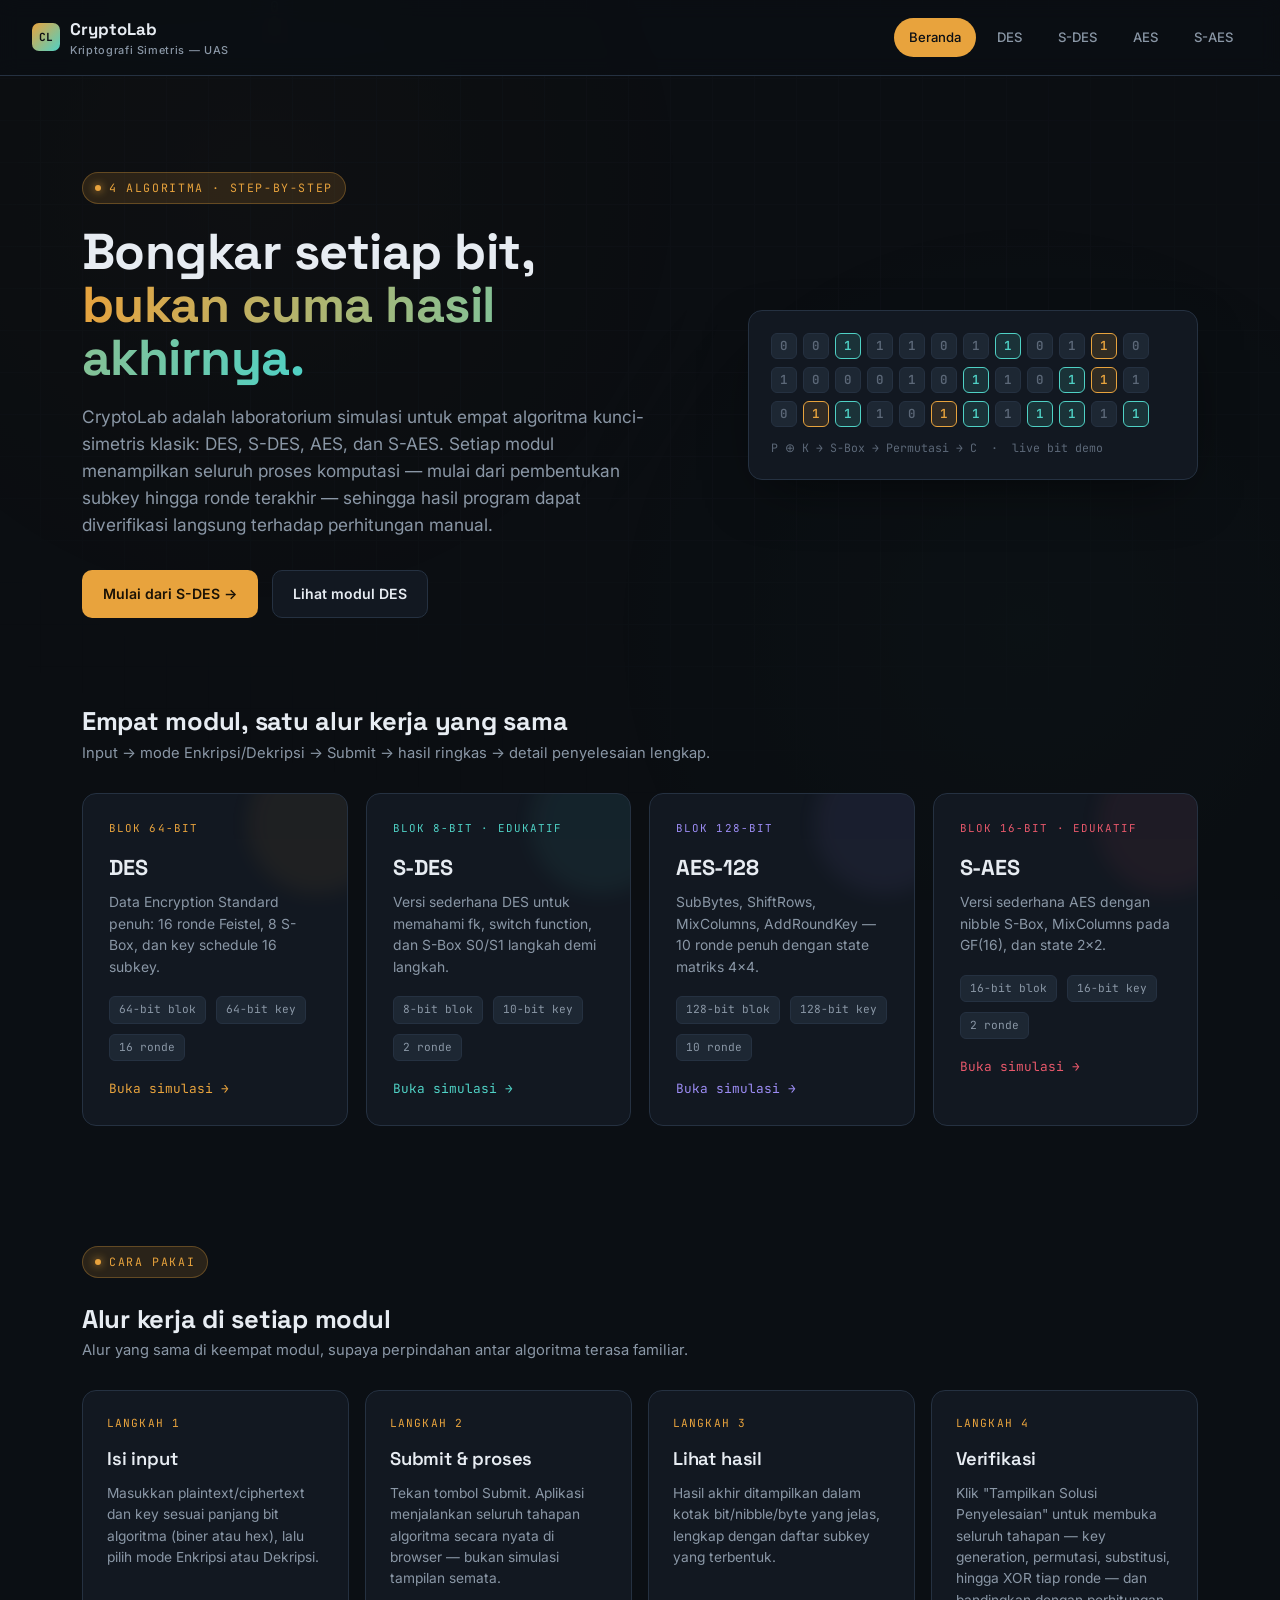
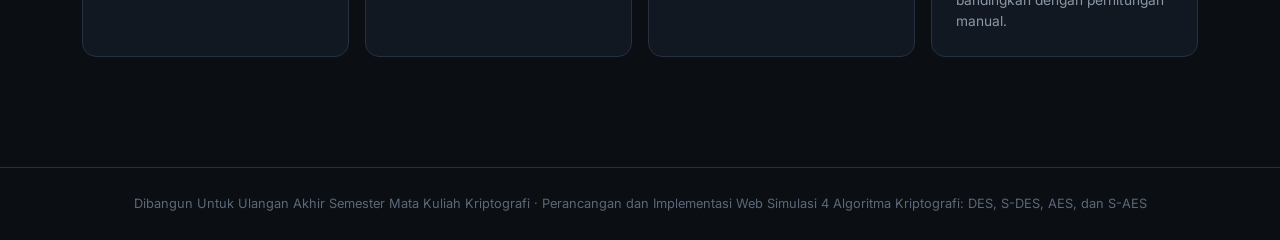
<file: index.html>
<!DOCTYPE html>
<html lang="id">
<head>
<meta charset="UTF-8">
<meta name="viewport" content="width=device-width, initial-scale=1.0">
<title>Web Simulasi 4 Algoritma Kriptografi</title>
<link rel="stylesheet" href="css/style.css">
</head>
<body>
<canvas id="bitRain"></canvas>
<div class="bitfield"></div>

<div class="topbar">
  <a href="index.html" class="brand">
    <span class="mark">CL</span>
    <span>CryptoLab<small>Kriptografi Simetris — UAS</small></span>
  </a>
  <nav class="navlinks">
    <a href="index.html" class="active">Beranda</a>
    <a href="des.html">DES</a>
    <a href="sdes.html">S-DES</a>
    <a href="aes.html">AES</a>
    <a href="saes.html">S-AES</a>
  </nav>
</div>

<main>
  <section class="hero">
    <div>
      <span class="eyebrow"><span class="dot"></span> 4 Algoritma · Step-by-Step</span>
      <h1>Bongkar setiap bit, <span class="accent">bukan cuma hasil akhirnya.</span></h1>
      <p class="lede">CryptoLab adalah laboratorium simulasi untuk empat algoritma kunci-simetris klasik: DES,
      S-DES, AES, dan S-AES. Setiap modul menampilkan seluruh proses komputasi — mulai dari pembentukan
      subkey hingga ronde terakhir — sehingga hasil program dapat diverifikasi langsung terhadap
      perhitungan manual.</p>
      <div class="cta-row">
        <a href="sdes.html" class="btn btn-primary">Mulai dari S-DES →</a>
        <a href="des.html" class="btn btn-ghost">Lihat modul DES</a>
      </div>
    </div>

    <div class="cipher-strip">
      <div class="row" id="stripRow1"></div>
      <div class="row" id="stripRow2"></div>
      <div class="row" id="stripRow3"></div>
      <div class="caption">P ⊕ K → S-Box → Permutasi → C &nbsp;·&nbsp; live bit demo</div>
    </div>
  </section>

  <section class="modules">
    <div class="section-head">
      <div>
        <h2>Empat modul, satu alur kerja yang sama</h2>
        <p>Input → mode Enkripsi/Dekripsi → Submit → hasil ringkas → detail penyelesaian lengkap.</p>
      </div>
    </div>

    <div class="grid-cards">
      <a href="des.html" class="card" data-c="amber">
        <span class="tag">Blok 64-bit</span>
        <h3>DES</h3>
        <p>Data Encryption Standard penuh: 16 ronde Feistel, 8 S-Box, dan key schedule 16 subkey.</p>
        <div class="specs">
          <span class="spec">64-bit blok</span>
          <span class="spec">64-bit key</span>
          <span class="spec">16 ronde</span>
        </div>
        <div class="go">Buka simulasi →</div>
      </a>

      <a href="sdes.html" class="card" data-c="cyan">
        <span class="tag">Blok 8-bit · Edukatif</span>
        <h3>S-DES</h3>
        <p>Versi sederhana DES untuk memahami fk, switch function, dan S-Box S0/S1 langkah demi langkah.</p>
        <div class="specs">
          <span class="spec">8-bit blok</span>
          <span class="spec">10-bit key</span>
          <span class="spec">2 ronde</span>
        </div>
        <div class="go">Buka simulasi →</div>
      </a>

      <a href="aes.html" class="card" data-c="violet">
        <span class="tag">Blok 128-bit</span>
        <h3>AES-128</h3>
        <p>SubBytes, ShiftRows, MixColumns, AddRoundKey — 10 ronde penuh dengan state matriks 4×4.</p>
        <div class="specs">
          <span class="spec">128-bit blok</span>
          <span class="spec">128-bit key</span>
          <span class="spec">10 ronde</span>
        </div>
        <div class="go">Buka simulasi →</div>
      </a>

      <a href="saes.html" class="card" data-c="red">
        <span class="tag">Blok 16-bit · Edukatif</span>
        <h3>S-AES</h3>
        <p>Versi sederhana AES dengan nibble S-Box, MixColumns pada GF(16), dan state 2×2.</p>
        <div class="specs">
          <span class="spec">16-bit blok</span>
          <span class="spec">16-bit key</span>
          <span class="spec">2 ronde</span>
        </div>
        <div class="go">Buka simulasi →</div>
      </a>
    </div>
  </section>

  <section class="steps-section">
    <div class="section-head">
      <div>
        <span class="eyebrow"><span class="dot"></span> Cara Pakai</span>
        <h2>Alur kerja di setiap modul</h2>
        <p>Alur yang sama di keempat modul, supaya perpindahan antar algoritma terasa familiar.</p>
      </div>
    </div>
    <div class="steps-grid">
      <div class="step-card">
        <span class="step-eyebrow">Langkah 1</span>
        <h4>Isi input</h4>
        <p>Masukkan plaintext/ciphertext dan key sesuai panjang bit algoritma (biner atau hex), lalu pilih mode Enkripsi atau Dekripsi.</p>
      </div>
      <div class="step-card">
        <span class="step-eyebrow">Langkah 2</span>
        <h4>Submit &amp; proses</h4>
        <p>Tekan tombol Submit. Aplikasi menjalankan seluruh tahapan algoritma secara nyata di browser — bukan simulasi tampilan semata.</p>
      </div>
      <div class="step-card">
        <span class="step-eyebrow">Langkah 3</span>
        <h4>Lihat hasil</h4>
        <p>Hasil akhir ditampilkan dalam kotak bit/nibble/byte yang jelas, lengkap dengan daftar subkey yang terbentuk.</p>
      </div>
      <div class="step-card">
        <span class="step-eyebrow">Langkah 4</span>
        <h4>Verifikasi</h4>
        <p>Klik "Tampilkan Solusi Penyelesaian" untuk membuka seluruh tahapan — key generation, permutasi, substitusi, hingga XOR tiap ronde — dan bandingkan dengan perhitungan manual.</p>
      </div>
    </div>
  </section>
</main>

<div class="footer">Dibangun Untuk Ulangan Akhir Semester Mata Kuliah Kriptografi · Perancangan dan Implementasi Web Simulasi 4 Algoritma Kriptografi: DES, S-DES, AES, dan S-AES</div>

<script>
  // falling bit rain — subtle matrix-style background
  (function(){
    const canvas = document.getElementById('bitRain');
    const ctx = canvas.getContext('2d');
    const reduceMotion = window.matchMedia('(prefers-reduced-motion: reduce)').matches;
    let cols, drops, fontSize = 15;

    function resize(){
      canvas.width = window.innerWidth;
      canvas.height = window.innerHeight;
      cols = Math.floor(canvas.width / fontSize);
      drops = new Array(cols).fill(0).map(() => Math.random() * -100);
    }
    resize();
    window.addEventListener('resize', resize);

    const amber = 'rgba(232,163,61,';
    const cyan  = 'rgba(79,209,197,';

    function draw(){
      ctx.fillStyle = 'rgba(11,15,20,0.09)';
      ctx.fillRect(0, 0, canvas.width, canvas.height);
      ctx.font = fontSize + 'px "JetBrains Mono", monospace';

      for (let i = 0; i < cols; i++){
        const char = Math.random() > 0.5 ? '1' : '0';
        const x = i * fontSize;
        const y = drops[i] * fontSize;
        const color = Math.random() > 0.82 ? amber : cyan;
        const alpha = Math.random() * 0.5 + 0.15;
        ctx.fillStyle = color + alpha + ')';
        ctx.fillText(char, x, y);

        if (y > canvas.height && Math.random() > 0.975) drops[i] = 0;
        drops[i]++;
      }
    }

    if (!reduceMotion){
      setInterval(draw, 55);
    }
  })();

  // ambient hero bit animation
  const rows = ['stripRow1','stripRow2','stripRow3'];
  rows.forEach((id, ri) => {
    const el = document.getElementById(id);
    for (let i=0;i<12;i++){
      const b = document.createElement('div');
      b.className = 'bit';
      b.textContent = Math.round(Math.random());
      el.appendChild(b);
    }
  });
  function tick(){
    rows.forEach(id => {
      const el = document.getElementById(id);
      [...el.children].forEach(b => {
        if (Math.random() < 0.35){
          const v = Math.round(Math.random());
          b.textContent = v;
          b.className = 'bit' + (v==1 ? (Math.random()<0.5?' on':' alt') : '');
        }
      });
    });
  }
  setInterval(tick, 900);
</script>
</body>
</html>
</file>
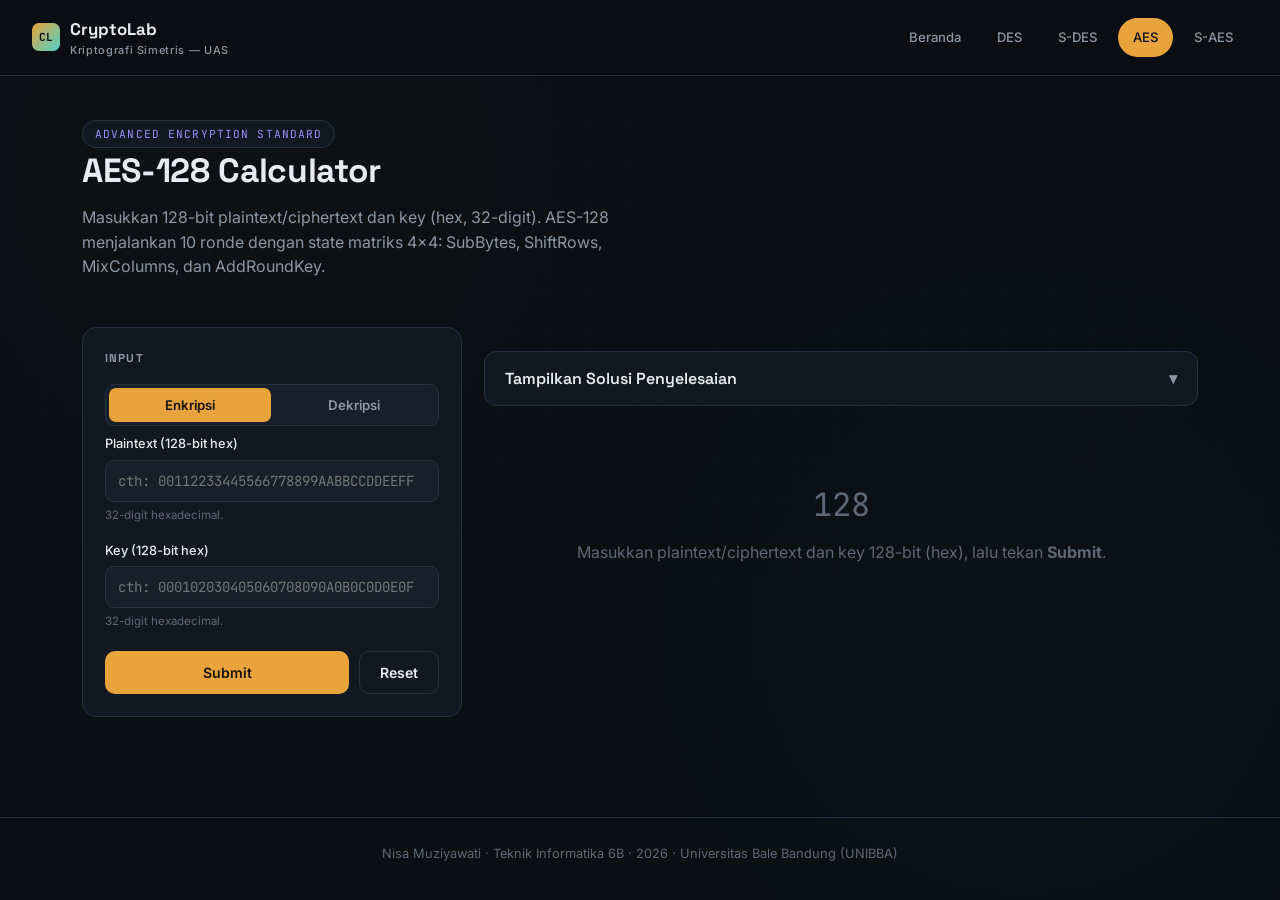
<file: aes.html>
<!DOCTYPE html>
<html lang="id">
<head>
<meta charset="UTF-8">
<meta name="viewport" content="width=device-width, initial-scale=1.0">
<title>Advanced Encryption Standard-128</title>
<link rel="stylesheet" href="css/style.css">
</head>
<body>
<div class="bitfield"></div>

<div class="topbar">
  <a href="index.html" class="brand">
    <span class="mark">CL</span>
    <span>CryptoLab<small>Kriptografi Simetris — UAS</small></span>
  </a>
  <nav class="navlinks">
    <a href="index.html">Beranda</a>
    <a href="des.html">DES</a>
    <a href="sdes.html">S-DES</a>
    <a href="aes.html" class="active">AES</a>
    <a href="saes.html">S-AES</a>
  </nav>
</div>

<main>
  <div class="module-hero">
    <div>
      <span class="module-badge" style="--accent:var(--violet)">Advanced Encryption Standard</span>
      <h1>AES-128 Calculator</h1>
      <p>Masukkan 128-bit plaintext/ciphertext dan key (hex, 32-digit). AES-128 menjalankan 10 ronde
      dengan state matriks 4×4: SubBytes, ShiftRows, MixColumns, dan AddRoundKey.</p>
    </div>
  </div>

  <div class="workbench">
    <div class="panel">
      <h4>Input</h4>
      <div class="mode-toggle" id="modeToggle">
        <button data-mode="enc" class="active">Enkripsi</button>
        <button data-mode="dec">Dekripsi</button>
      </div>
      <div class="spacer"></div>

      <div class="field">
        <label id="textLabel">Plaintext (128-bit hex)</label>
        <input type="text" id="textInput" placeholder="cth: 00112233445566778899AABBCCDDEEFF">
        <div class="errmsg" id="textErr"></div>
        <div class="hint">32-digit hexadecimal.</div>
      </div>

      <div class="field">
        <label>Key (128-bit hex)</label>
        <input type="text" id="keyInput" placeholder="cth: 000102030405060708090A0B0C0D0E0F">
        <div class="errmsg" id="keyErr"></div>
        <div class="hint">32-digit hexadecimal.</div>
      </div>

      <div class="actions-row">
        <button class="btn btn-primary btn-block" id="submitBtn">Submit</button>
        <button class="btn btn-ghost" id="resetBtn">Reset</button>
      </div>
    </div>

    <div>
      <div class="result-panel" id="resultPanel">
        <span class="label" id="resultLabel">Ciphertext</span>
        <div class="value" id="resultValue" style="font-size:1.15rem;">--------------------------------</div>
        <div class="subkeys" id="subkeysRow"></div>
      </div>

      <button class="solution-toggle" id="solutionToggle">
        <span class="label">Tampilkan Solusi Penyelesaian</span>
        <span class="chev">&#9662;</span>
      </button>
      <div class="solution-body" id="solutionBody">
        <div class="note-callout">Struktur penyelesaian: Input → Key Expansion (RotWord/SubWord/Rcon) →
          Initial Round (AddRoundKey) → Ronde 1–9 (SubBytes, ShiftRows, MixColumns, AddRoundKey) →
          Ronde 10 (tanpa MixColumns) → Hasil Akhir.</div>
        <div id="stepsMount"></div>
      </div>

      <div class="empty-state" id="emptyState">
        <div class="glyph">128</div>
        Masukkan plaintext/ciphertext dan key 128-bit (hex), lalu tekan <b>Submit</b>.
      </div>
    </div>
  </div>
</main>

<div class="footer">Nisa Muziyawati · Teknik Informatika 6B · 2026 · Universitas Bale Bandung (UNIBBA)</div>

<script src="js/common.js"></script>
<script src="js/aes.js"></script>
<script>
  let mode = 'enc';
  wireModePane('#modeToggle', (m) => {
    mode = m;
    document.getElementById('textLabel').textContent = m === 'enc' ? 'Plaintext (128-bit hex)' : 'Ciphertext (128-bit hex)';
    document.getElementById('resultLabel').textContent = m === 'enc' ? 'Ciphertext' : 'Plaintext';
  });
  wireSolutionToggle('solutionToggle','solutionBody');

  document.getElementById('resetBtn').addEventListener('click', () => {
    document.getElementById('textInput').value = '';
    document.getElementById('keyInput').value = '';
    document.getElementById('resultPanel').classList.remove('show');
    document.getElementById('solutionBody').classList.remove('open');
    document.getElementById('solutionToggle').classList.remove('open');
    document.getElementById('emptyState').style.display = 'block';
    showFieldError(document.getElementById('textInput'), document.getElementById('textErr'), '');
    showFieldError(document.getElementById('keyInput'), document.getElementById('keyErr'), '');
  });

  document.getElementById('submitBtn').addEventListener('click', () => {
    const textEl = document.getElementById('textInput');
    const keyEl = document.getElementById('keyInput');
    const t = textEl.value.trim();
    const k = keyEl.value.trim();
    const okText = CL.isHex(t) && t.length === 32;
    const okKey = CL.isHex(k) && k.length === 32;

    showFieldError(textEl, document.getElementById('textErr'), okText ? '' : 'Harus 32-digit hex (128-bit).');
    showFieldError(keyEl, document.getElementById('keyErr'), okKey ? '' : 'Harus 32-digit hex (128-bit).');
    if (!okText || !okKey) return;

    const r = AES.run(t, k, mode);

    document.getElementById('emptyState').style.display = 'none';
    document.getElementById('resultPanel').classList.add('show');
    document.getElementById('resultValue').textContent = r.output;
    document.getElementById('subkeysRow').innerHTML = r.roundKeys.map((rk,i) =>
      `<div class="subkey-chip">RK${i} = ${rk.map(b=>b.toString(16).toUpperCase().padStart(2,'0')).join('')}</div>`).join('');

    StepRenderer.render(r.steps, document.getElementById('stepsMount'));
  });
</script>
</body>
</html>
</file>
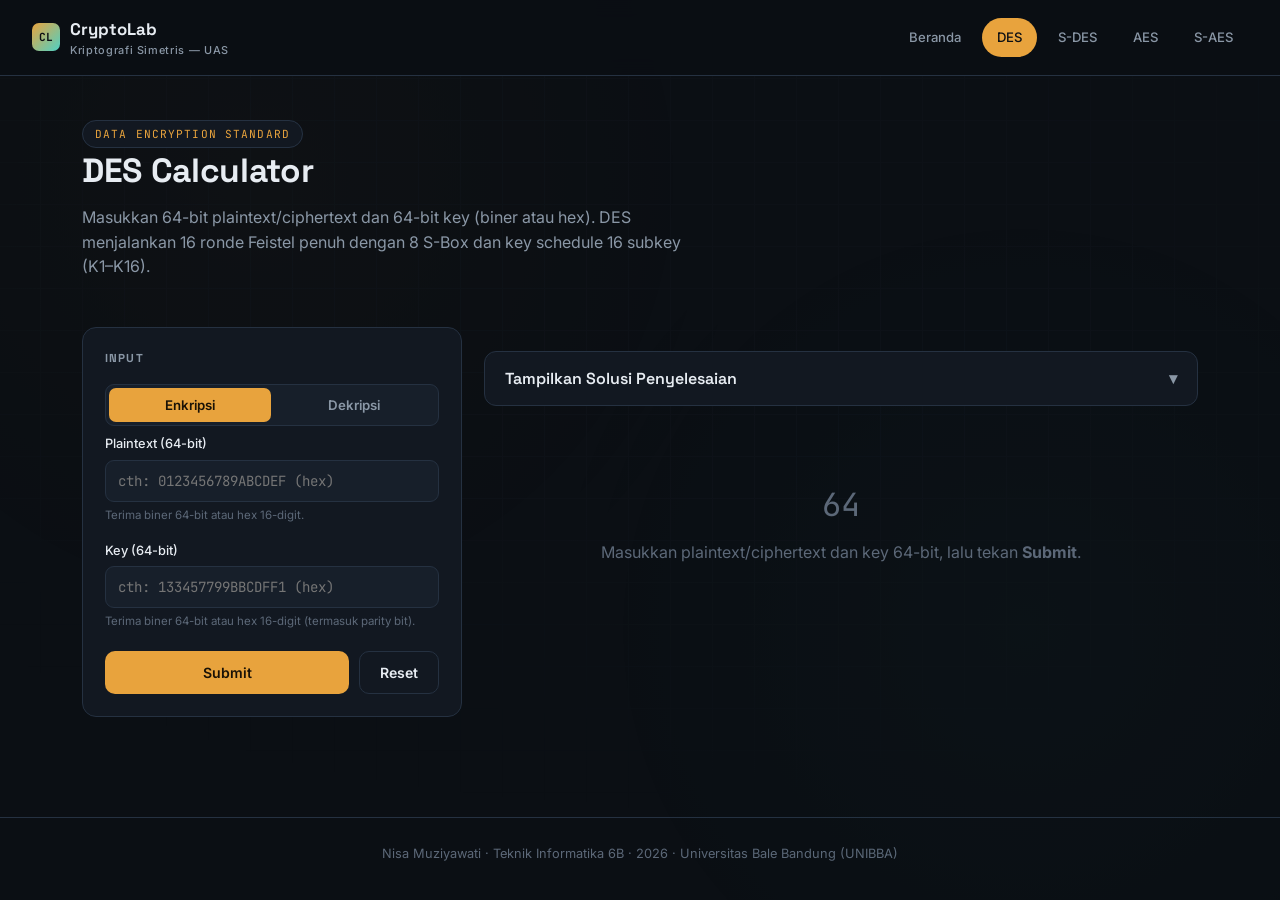
<file: des.html>
<!DOCTYPE html>
<html lang="id">
<head>
<meta charset="UTF-8">
<meta name="viewport" content="width=device-width, initial-scale=1.0">
<title>Data Encryption Standard</title>
<link rel="stylesheet" href="css/style.css">
</head>
<body>
<div class="bitfield"></div>

<div class="topbar">
  <a href="index.html" class="brand">
    <span class="mark">CL</span>
    <span>CryptoLab<small>Kriptografi Simetris — UAS</small></span>
  </a>
  <nav class="navlinks">
    <a href="index.html">Beranda</a>
    <a href="des.html" class="active">DES</a>
    <a href="sdes.html">S-DES</a>
    <a href="aes.html">AES</a>
    <a href="saes.html">S-AES</a>
  </nav>
</div>

<main>
  <div class="module-hero">
    <div>
      <span class="module-badge" style="--accent:var(--amber)">Data Encryption Standard</span>
      <h1>DES Calculator</h1>
      <p>Masukkan 64-bit plaintext/ciphertext dan 64-bit key (biner atau hex). DES menjalankan 16 ronde
      Feistel penuh dengan 8 S-Box dan key schedule 16 subkey (K1–K16).</p>
    </div>
  </div>

  <div class="workbench">
    <div class="panel">
      <h4>Input</h4>
      <div class="mode-toggle" id="modeToggle">
        <button data-mode="enc" class="active">Enkripsi</button>
        <button data-mode="dec">Dekripsi</button>
      </div>
      <div class="spacer"></div>

      <div class="field">
        <label id="textLabel">Plaintext (64-bit)</label>
        <input type="text" id="textInput" placeholder="cth: 0123456789ABCDEF (hex)">
        <div class="errmsg" id="textErr"></div>
        <div class="hint">Terima biner 64-bit atau hex 16-digit.</div>
      </div>

      <div class="field">
        <label>Key (64-bit)</label>
        <input type="text" id="keyInput" placeholder="cth: 133457799BBCDFF1 (hex)">
        <div class="errmsg" id="keyErr"></div>
        <div class="hint">Terima biner 64-bit atau hex 16-digit (termasuk parity bit).</div>
      </div>

      <div class="actions-row">
        <button class="btn btn-primary btn-block" id="submitBtn">Submit</button>
        <button class="btn btn-ghost" id="resetBtn">Reset</button>
      </div>
    </div>

    <div>
      <div class="result-panel" id="resultPanel">
        <span class="label" id="resultLabel">Ciphertext</span>
        <div class="value" id="resultValue">----------------</div>
        <div class="subvalue" id="resultHex"></div>
        <div class="subkeys" id="subkeysRow"></div>
      </div>

      <button class="solution-toggle" id="solutionToggle">
        <span class="label">Tampilkan Solusi Penyelesaian</span>
        <span class="chev">&#9662;</span>
      </button>
      <div class="solution-body" id="solutionBody">
        <div class="note-callout">Struktur penyelesaian: Input → Key Generation (PC-1, Key Schedule) →
          Initial Permutation → Ronde 1–16 (Expansion, XOR subkey, 8 S-Box, Permutasi P, XOR dengan L, hasil Lᵢ/Rᵢ) → Final Permutation.</div>
        <div id="stepsMount"></div>
      </div>

      <div class="empty-state" id="emptyState">
        <div class="glyph">64</div>
        Masukkan plaintext/ciphertext dan key 64-bit, lalu tekan <b>Submit</b>.
      </div>
    </div>
  </div>
</main>

<div class="footer">Nisa Muziyawati · Teknik Informatika 6B · 2026 · Universitas Bale Bandung (UNIBBA)</div>

<script src="js/common.js"></script>
<script src="js/des.js"></script>
<script>
  let mode = 'enc';
  wireModePane('#modeToggle', (m) => {
    mode = m;
    document.getElementById('textLabel').textContent = m === 'enc' ? 'Plaintext (64-bit)' : 'Ciphertext (64-bit)';
    document.getElementById('resultLabel').textContent = m === 'enc' ? 'Ciphertext' : 'Plaintext';
  });
  wireSolutionToggle('solutionToggle','solutionBody');

  document.getElementById('resetBtn').addEventListener('click', () => {
    document.getElementById('textInput').value = '';
    document.getElementById('keyInput').value = '';
    document.getElementById('resultPanel').classList.remove('show');
    document.getElementById('solutionBody').classList.remove('open');
    document.getElementById('solutionToggle').classList.remove('open');
    document.getElementById('emptyState').style.display = 'block';
    showFieldError(document.getElementById('textInput'), document.getElementById('textErr'), '');
    showFieldError(document.getElementById('keyInput'), document.getElementById('keyErr'), '');
  });

  document.getElementById('submitBtn').addEventListener('click', () => {
    const textEl = document.getElementById('textInput');
    const keyEl = document.getElementById('keyInput');
    const bits64a = CL.toBits(textEl.value, 64);
    const bits64b = CL.toBits(keyEl.value, 64);

    showFieldError(textEl, document.getElementById('textErr'), bits64a ? '' : 'Harus 64-bit biner atau 16-digit hex.');
    showFieldError(keyEl, document.getElementById('keyErr'), bits64b ? '' : 'Harus 64-bit biner atau 16-digit hex.');
    if (!bits64a || !bits64b) return;

    const r = DES.run(bits64a, bits64b, mode);

    document.getElementById('emptyState').style.display = 'none';
    document.getElementById('resultPanel').classList.add('show');
    document.getElementById('resultValue').textContent = CL.binToHex(r.output);
    document.getElementById('resultHex').textContent = 'Biner: ' + CL.chunk(r.output,8).join(' ');
    document.getElementById('subkeysRow').innerHTML = r.subkeys.map((k,i) =>
      `<div class="subkey-chip">K${i+1} = ${CL.binToHex(k)}</div>`).join('');

    StepRenderer.render(r.steps, document.getElementById('stepsMount'));
  });
</script>
</body>
</html>
</file>
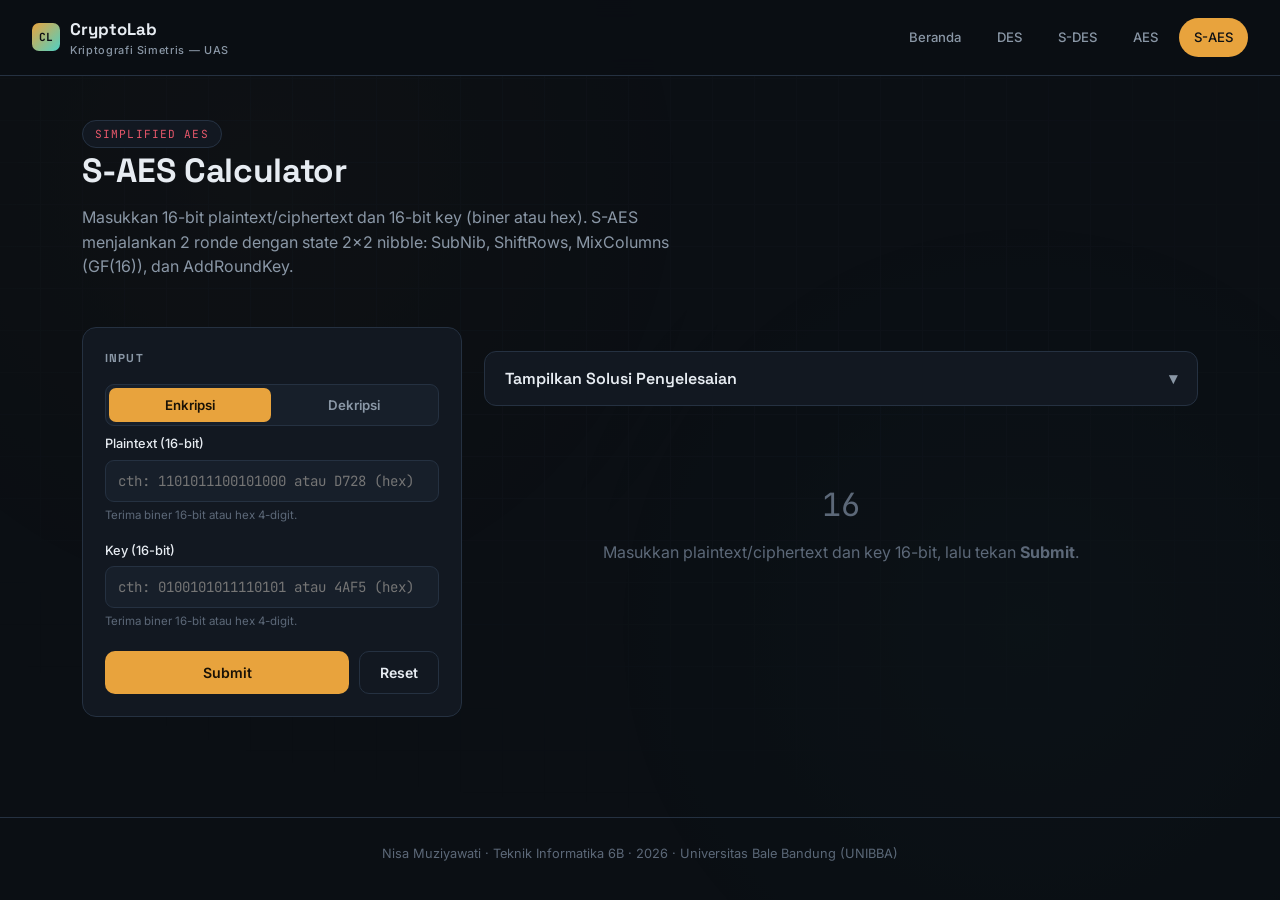
<file: saes.html>
<!DOCTYPE html>
<html lang="id">
<head>
<meta charset="UTF-8">
<meta name="viewport" content="width=device-width, initial-scale=1.0">
<title>Simplified — Advanced Encryption Standard</title>
<link rel="stylesheet" href="css/style.css">
</head>
<body>
<div class="bitfield"></div>

<div class="topbar">
  <a href="index.html" class="brand">
    <span class="mark">CL</span>
    <span>CryptoLab<small>Kriptografi Simetris — UAS</small></span>
  </a>
  <nav class="navlinks">
    <a href="index.html">Beranda</a>
    <a href="des.html">DES</a>
    <a href="sdes.html">S-DES</a>
    <a href="aes.html">AES</a>
    <a href="saes.html" class="active">S-AES</a>
  </nav>
</div>

<main>
  <div class="module-hero">
    <div>
      <span class="module-badge" style="--accent:var(--red)">Simplified AES</span>
      <h1>S-AES Calculator</h1>
      <p>Masukkan 16-bit plaintext/ciphertext dan 16-bit key (biner atau hex). S-AES menjalankan 2 ronde
      dengan state 2×2 nibble: SubNib, ShiftRows, MixColumns (GF(16)), dan AddRoundKey.</p>
    </div>
  </div>

  <div class="workbench">
    <div class="panel">
      <h4>Input</h4>
      <div class="mode-toggle" id="modeToggle">
        <button data-mode="enc" class="active">Enkripsi</button>
        <button data-mode="dec">Dekripsi</button>
      </div>
      <div class="spacer"></div>

      <div class="field">
        <label id="textLabel">Plaintext (16-bit)</label>
        <input type="text" id="textInput" placeholder="cth: 1101011100101000 atau D728 (hex)">
        <div class="errmsg" id="textErr"></div>
        <div class="hint">Terima biner 16-bit atau hex 4-digit.</div>
      </div>

      <div class="field">
        <label>Key (16-bit)</label>
        <input type="text" id="keyInput" placeholder="cth: 0100101011110101 atau 4AF5 (hex)">
        <div class="errmsg" id="keyErr"></div>
        <div class="hint">Terima biner 16-bit atau hex 4-digit.</div>
      </div>

      <div class="actions-row">
        <button class="btn btn-primary btn-block" id="submitBtn">Submit</button>
        <button class="btn btn-ghost" id="resetBtn">Reset</button>
      </div>
    </div>

    <div>
      <div class="result-panel" id="resultPanel">
        <span class="label" id="resultLabel">Ciphertext</span>
        <div class="value" id="resultValue">----------------</div>
        <div class="subvalue" id="resultHex"></div>
        <div class="subkeys" id="subkeysRow"></div>
      </div>

      <button class="solution-toggle" id="solutionToggle">
        <span class="label">Tampilkan Solusi Penyelesaian</span>
        <span class="chev">&#9662;</span>
      </button>
      <div class="solution-body" id="solutionBody">
        <div class="note-callout">Struktur penyelesaian: Input → Key Expansion (w0–w5 → K0,K1,K2) →
          Initial Round (AddRoundKey K0) → Ronde 1 (SubNib, ShiftRows, MixColumns, AddRoundKey K1) →
          Ronde 2 (tanpa MixColumns, AddRoundKey K2) → Hasil Akhir.</div>
        <div id="stepsMount"></div>
      </div>

      <div class="empty-state" id="emptyState">
        <div class="glyph">16</div>
        Masukkan plaintext/ciphertext dan key 16-bit, lalu tekan <b>Submit</b>.
      </div>
    </div>
  </div>
</main>

<div class="footer">Nisa Muziyawati · Teknik Informatika 6B · 2026 · Universitas Bale Bandung (UNIBBA)</div>

<script src="js/common.js"></script>
<script src="js/saes.js"></script>
<script>
  let mode = 'enc';
  wireModePane('#modeToggle', (m) => {
    mode = m;
    document.getElementById('textLabel').textContent = m === 'enc' ? 'Plaintext (16-bit)' : 'Ciphertext (16-bit)';
    document.getElementById('resultLabel').textContent = m === 'enc' ? 'Ciphertext' : 'Plaintext';
  });
  wireSolutionToggle('solutionToggle','solutionBody');

  document.getElementById('resetBtn').addEventListener('click', () => {
    document.getElementById('textInput').value = '';
    document.getElementById('keyInput').value = '';
    document.getElementById('resultPanel').classList.remove('show');
    document.getElementById('solutionBody').classList.remove('open');
    document.getElementById('solutionToggle').classList.remove('open');
    document.getElementById('emptyState').style.display = 'block';
    showFieldError(document.getElementById('textInput'), document.getElementById('textErr'), '');
    showFieldError(document.getElementById('keyInput'), document.getElementById('keyErr'), '');
  });

  document.getElementById('submitBtn').addEventListener('click', () => {
    const textEl = document.getElementById('textInput');
    const keyEl = document.getElementById('keyInput');
    const bits16a = CL.toBits(textEl.value, 16);
    const bits16b = CL.toBits(keyEl.value, 16);

    showFieldError(textEl, document.getElementById('textErr'), bits16a ? '' : 'Harus 16-bit biner atau 4-digit hex.');
    showFieldError(keyEl, document.getElementById('keyErr'), bits16b ? '' : 'Harus 16-bit biner atau 4-digit hex.');
    if (!bits16a || !bits16b) return;

    const r = SAES.run(bits16a, bits16b, mode);

    document.getElementById('emptyState').style.display = 'none';
    document.getElementById('resultPanel').classList.add('show');
    document.getElementById('resultValue').textContent = r.output;
    document.getElementById('resultHex').textContent = 'Hex: ' + CL.binToHex(r.output);
    document.getElementById('subkeysRow').innerHTML =
      `<div class="subkey-chip">K0 = ${CL.binToHex(r.K0)}</div>
       <div class="subkey-chip">K1 = ${CL.binToHex(r.K1)}</div>
       <div class="subkey-chip">K2 = ${CL.binToHex(r.K2)}</div>`;

    StepRenderer.render(r.steps, document.getElementById('stepsMount'));
  });
</script>
</body>
</html>
</file>
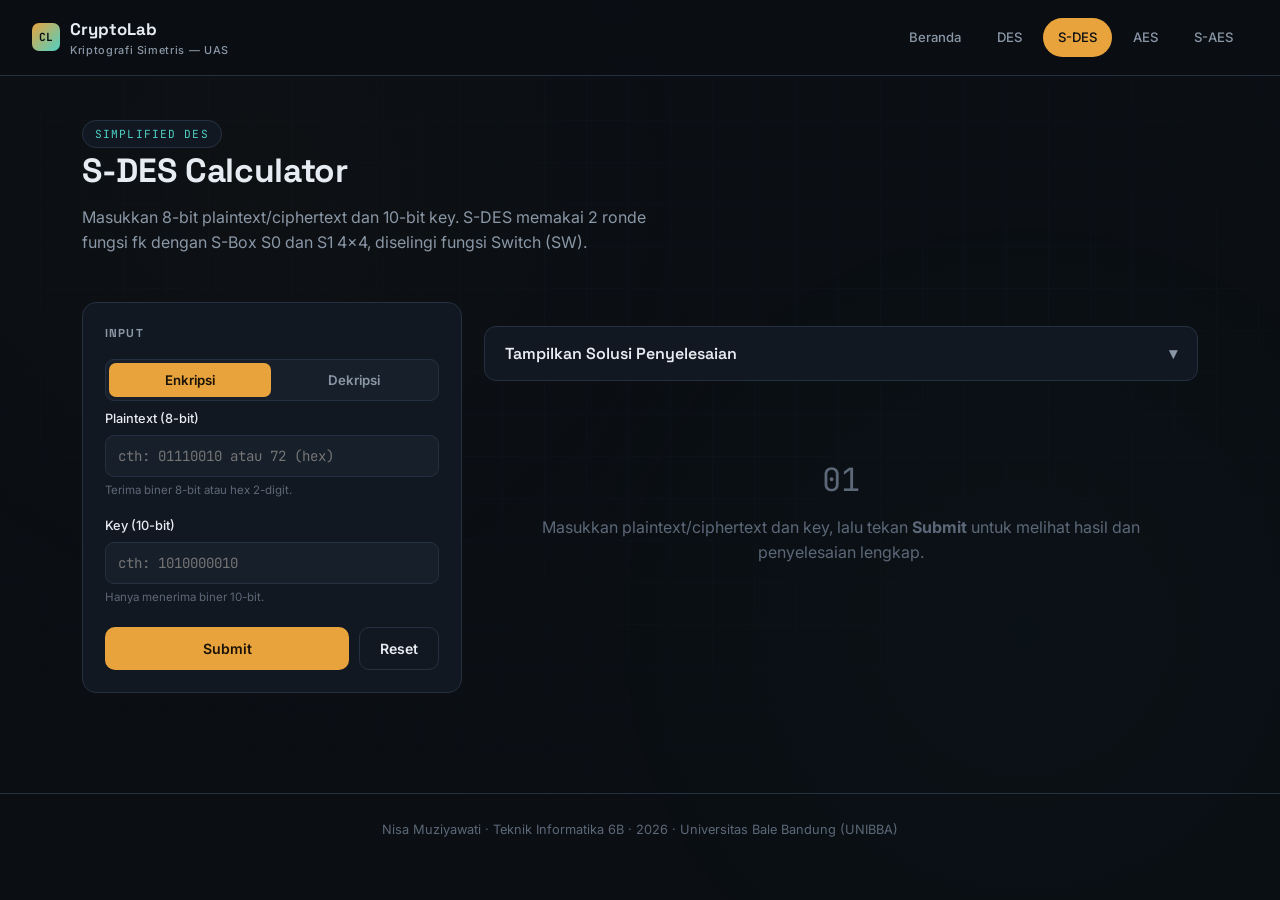
<file: sdes.html>
<!DOCTYPE html>
<html lang="id">
<head>
<meta charset="UTF-8">
<meta name="viewport" content="width=device-width, initial-scale=1.0">
<title>Simplified — Data Encryption Standard</title>
<link rel="stylesheet" href="css/style.css">
</head>
<body>
<div class="bitfield"></div>

<div class="topbar">
  <a href="index.html" class="brand">
    <span class="mark">CL</span>
    <span>CryptoLab<small>Kriptografi Simetris — UAS</small></span>
  </a>
  <nav class="navlinks">
    <a href="index.html">Beranda</a>
    <a href="des.html">DES</a>
    <a href="sdes.html" class="active">S-DES</a>
    <a href="aes.html">AES</a>
    <a href="saes.html">S-AES</a>
  </nav>
</div>

<main>
  <div class="module-hero">
    <div>
      <span class="module-badge" style="--accent:var(--cyan)">Simplified DES</span>
      <h1>S-DES Calculator</h1>
      <p>Masukkan 8-bit plaintext/ciphertext dan 10-bit key. S-DES memakai 2 ronde fungsi fk dengan
      S-Box S0 dan S1 4×4, diselingi fungsi Switch (SW).</p>
    </div>
  </div>

  <div class="workbench">
    <!-- input panel -->
    <div class="panel">
      <h4>Input</h4>
      <div class="mode-toggle" id="modeToggle">
        <button data-mode="enc" class="active">Enkripsi</button>
        <button data-mode="dec">Dekripsi</button>
      </div>
      <div class="spacer"></div>

      <div class="field">
        <label id="textLabel">Plaintext (8-bit)</label>
        <input type="text" id="textInput" placeholder="cth: 01110010 atau 72 (hex)">
        <div class="errmsg" id="textErr"></div>
        <div class="hint">Terima biner 8-bit atau hex 2-digit.</div>
      </div>

      <div class="field">
        <label>Key (10-bit)</label>
        <input type="text" id="keyInput" placeholder="cth: 1010000010">
        <div class="errmsg" id="keyErr"></div>
        <div class="hint">Hanya menerima biner 10-bit.</div>
      </div>

      <div class="actions-row">
        <button class="btn btn-primary btn-block" id="submitBtn">Submit</button>
        <button class="btn btn-ghost" id="resetBtn">Reset</button>
      </div>
    </div>

    <!-- output -->
    <div>
      <div class="result-panel" id="resultPanel">
        <span class="label" id="resultLabel">Ciphertext</span>
        <div class="value" id="resultValue">--------</div>
        <div class="subvalue" id="resultHex"></div>
        <div class="subkeys" id="subkeysRow"></div>
      </div>

      <button class="solution-toggle" id="solutionToggle">
        <span class="label">Tampilkan Solusi Penyelesaian</span>
        <span class="chev">&#9662;</span>
      </button>
      <div class="solution-body" id="solutionBody">
        <div id="stepsMount"></div>
      </div>

      <div class="empty-state" id="emptyState">
        <div class="glyph">01</div>
        Masukkan plaintext/ciphertext dan key, lalu tekan <b>Submit</b> untuk melihat hasil dan
        penyelesaian lengkap.
      </div>
    </div>
  </div>
</main>

<div class="footer">Nisa Muziyawati · Teknik Informatika 6B · 2026 · Universitas Bale Bandung (UNIBBA)</div>

<script src="js/common.js"></script>
<script src="js/sdes.js"></script>
<script>
  let mode = 'enc';
  wireModePane('#modeToggle', (m) => {
    mode = m;
    document.getElementById('textLabel').textContent = m === 'enc' ? 'Plaintext (8-bit)' : 'Ciphertext (8-bit)';
    document.getElementById('resultLabel').textContent = m === 'enc' ? 'Ciphertext' : 'Plaintext';
  });
  wireSolutionToggle('solutionToggle','solutionBody');

  document.getElementById('resetBtn').addEventListener('click', () => {
    document.getElementById('textInput').value = '';
    document.getElementById('keyInput').value = '';
    document.getElementById('resultPanel').classList.remove('show');
    document.getElementById('solutionBody').classList.remove('open');
    document.getElementById('solutionToggle').classList.remove('open');
    document.getElementById('emptyState').style.display = 'block';
    showFieldError(document.getElementById('textInput'), document.getElementById('textErr'), '');
    showFieldError(document.getElementById('keyInput'), document.getElementById('keyErr'), '');
  });

  document.getElementById('submitBtn').addEventListener('click', () => {
    const textEl = document.getElementById('textInput');
    const keyEl = document.getElementById('keyInput');
    const bits8 = CL.toBits(textEl.value, 8);
    const bits10 = CL.toBits(keyEl.value, 10);

    showFieldError(textEl, document.getElementById('textErr'), bits8 ? '' : 'Harus 8-bit biner atau 2-digit hex.');
    showFieldError(keyEl, document.getElementById('keyErr'), bits10 ? '' : 'Harus 10-bit biner.');
    if (!bits8 || !bits10) return;

    const r = SDES.run(bits8, bits10, mode);

    document.getElementById('emptyState').style.display = 'none';
    document.getElementById('resultPanel').classList.add('show');
    document.getElementById('resultValue').textContent = r.output;
    document.getElementById('resultHex').textContent = 'Hex: ' + CL.binToHex(r.output);
    document.getElementById('subkeysRow').innerHTML =
      `<div class="subkey-chip">K1 = ${r.K1}</div><div class="subkey-chip">K2 = ${r.K2}</div>`;

    StepRenderer.render(r.steps, document.getElementById('stepsMount'));
  });
</script>
</body>
</html>
</file>
<file: css/style.css>
/* =========================================================
   CRYPTOLAB — shared design tokens & components
   Palette   : ink #0B0F14, panel #121821, panel-2 #171F2A
               amber #E8A33D (primary/active bit), cyan #4FD1C5 (secondary),
               red #E8586B (xor), text #E7ECF2, muted #8A97A6
   Type      : "Space Grotesk" for display, "Inter" for body,
               "JetBrains Mono" for every bit / hex / table value
   ========================================================= */

@import url('https://fonts.googleapis.com/css2?family=Space+Grotesk:wght@500;600;700&family=Inter:wght@400;500;600&family=JetBrains+Mono:wght@400;500;600;700&display=swap');

:root{
  --ink:        #0B0F14;
  --panel:      #121821;
  --panel-2:    #171F2A;
  --panel-3:    #1D2733;
  --line:       #253141;
  --text:       #E7ECF2;
  --muted:      #8A97A6;
  --muted-2:    #5C6878;
  --amber:      #E8A33D;
  --amber-dim:  rgba(232,163,61,.14);
  --cyan:       #4FD1C5;
  --cyan-dim:   rgba(79,209,197,.14);
  --red:        #E8586B;
  --red-dim:    rgba(232,88,107,.14);
  --violet:     #9C8CF4;

  --f-display:  'Space Grotesk', sans-serif;
  --f-body:     'Inter', sans-serif;
  --f-mono:     'JetBrains Mono', monospace;

  --radius:     14px;
  --radius-sm:  8px;
  --shadow:     0 20px 60px -20px rgba(0,0,0,.6);
}

*{box-sizing:border-box;}
html{scroll-behavior:smooth;}
body{
  margin:0;
  background:var(--ink);
  color:var(--text);
  font-family:var(--f-body);
  line-height:1.55;
  -webkit-font-smoothing:antialiased;
}

/* ambient backdrop: faint drifting bit grid */
.bitfield{
  position:fixed; inset:0; z-index:0; pointer-events:none;
  opacity:.35;
  background-image:
    radial-gradient(circle at 20% 20%, rgba(232,163,61,.06), transparent 40%),
    radial-gradient(circle at 80% 70%, rgba(79,209,197,.06), transparent 40%);
}
.bitfield::before{
  content:'';
  position:absolute; inset:-10%;
  background-image:
    linear-gradient(var(--line) 1px, transparent 1px),
    linear-gradient(90deg, var(--line) 1px, transparent 1px);
  background-size:42px 42px;
  opacity:.25;
  mask-image: radial-gradient(ellipse 70% 60% at 50% 30%, black 40%, transparent 90%);
}

a{color:inherit;}
h1,h2,h3,h4{font-family:var(--f-display); margin:0; letter-spacing:-.01em;}
code, .mono{font-family:var(--f-mono);}

::selection{background:var(--amber); color:var(--ink);}

/* ---------- topbar ---------- */
.topbar{
  position:sticky; top:0; z-index:40;
  display:flex; align-items:center; justify-content:space-between;
  padding:16px 32px;
  background:rgba(11,15,20,.78);
  backdrop-filter:blur(10px);
  border-bottom:1px solid var(--line);
}
.brand{
  display:flex; align-items:center; gap:10px;
  font-family:var(--f-display); font-weight:700; font-size:1.05rem;
  text-decoration:none;
}
.brand .mark{
  width:28px; height:28px; border-radius:7px;
  background:linear-gradient(135deg, var(--amber), var(--cyan));
  display:grid; place-items:center;
  font-family:var(--f-mono); font-weight:700; font-size:.7rem; color:var(--ink);
}
.brand small{display:block; font-family:var(--f-body); font-weight:500; font-size:.68rem; color:var(--muted); letter-spacing:.06em;}
.navlinks{display:flex; gap:6px; flex-wrap:wrap;}
.navlinks a{
  padding:8px 14px; border-radius:999px; font-size:.82rem; font-weight:500;
  text-decoration:none; color:var(--muted); border:1px solid transparent;
  transition:all .15s ease;
}
.navlinks a:hover{color:var(--text); border-color:var(--line); background:var(--panel);}
.navlinks a.active{color:var(--ink); background:var(--amber); }

main{position:relative; z-index:1;}

/* ---------- landing hero ---------- */
.hero{
  padding:96px 32px 64px;
  max-width:1180px; margin:0 auto;
  display:grid; grid-template-columns:1.15fr .85fr; gap:56px; align-items:center;
}
.eyebrow{
  display:inline-flex; align-items:center; gap:8px;
  font-family:var(--f-mono); font-size:.72rem; letter-spacing:.14em; text-transform:uppercase;
  color:var(--amber); background:var(--amber-dim); border:1px solid rgba(232,163,61,.3);
  padding:6px 12px; border-radius:999px; margin-bottom:22px;
}
.eyebrow .dot{width:6px;height:6px;border-radius:50%;background:var(--amber); box-shadow:0 0 8px var(--amber);}
.hero h1{font-size:3.15rem; line-height:1.05; font-weight:700;}
.hero h1 .accent{
  background:linear-gradient(100deg, var(--amber), var(--cyan));
  -webkit-background-clip:text; background-clip:text; color:transparent;
}
.hero p.lede{margin-top:20px; font-size:1.08rem; color:var(--muted); max-width:52ch;}
.hero .cta-row{margin-top:32px; display:flex; gap:14px; flex-wrap:wrap;}

/* hero visual: animated cipher strip */
.cipher-strip{
  background:var(--panel); border:1px solid var(--line); border-radius:var(--radius);
  padding:22px; box-shadow:var(--shadow); overflow:hidden;
}
.cipher-strip .row{display:flex; gap:6px; margin-bottom:8px; flex-wrap:wrap;}
.bit{
  width:26px; height:26px; border-radius:6px; display:grid; place-items:center;
  font-family:var(--f-mono); font-size:.78rem; font-weight:600;
  background:var(--panel-3); border:1px solid var(--line); color:var(--muted-2);
  transition:all .35s ease;
}
.bit.on{background:var(--amber-dim); border-color:var(--amber); color:var(--amber);}
.bit.alt{background:var(--cyan-dim); border-color:var(--cyan); color:var(--cyan);}
.cipher-strip .caption{margin-top:12px; font-family:var(--f-mono); font-size:.72rem; color:var(--muted-2);}

/* ---------- buttons ---------- */
.btn{
  display:inline-flex; align-items:center; gap:8px;
  padding:12px 20px; border-radius:10px; font-weight:600; font-size:.88rem;
  text-decoration:none; border:1px solid transparent; cursor:pointer;
  font-family:var(--f-body);
  transition:transform .15s ease, box-shadow .15s ease, background .15s ease;
}
.btn:active{transform:translateY(1px);}
.btn-primary{background:var(--amber); color:#1a1206;}
.btn-primary:hover{box-shadow:0 8px 24px -8px rgba(232,163,61,.55);}
.btn-ghost{background:var(--panel); border-color:var(--line); color:var(--text);}
.btn-ghost:hover{border-color:var(--cyan); color:var(--cyan);}
.btn-block{width:100%; justify-content:center;}
.btn-sm{padding:8px 14px; font-size:.8rem;}
.btn:disabled{opacity:.45; cursor:not-allowed;}

/* ---------- module cards (landing) ---------- */
.modules{max-width:1180px; margin:0 auto; padding:20px 32px 100px;}
.section-head{display:flex; align-items:baseline; justify-content:space-between; margin-bottom:28px; gap:16px; flex-wrap:wrap;}
.section-head h2{font-size:1.6rem;}
.section-head p{color:var(--muted); margin:0; font-size:.92rem;}

.grid-cards{display:grid; grid-template-columns:repeat(auto-fit,minmax(255px,1fr)); gap:18px;}
.card{
  position:relative;
  background:var(--panel); border:1px solid var(--line); border-radius:var(--radius);
  padding:26px; text-decoration:none; color:var(--text); overflow:hidden;
  transition:border-color .2s ease, transform .2s ease;
}
.card:hover{transform:translateY(-4px); border-color:var(--accent, var(--amber));}
.card .tag{
  font-family:var(--f-mono); font-size:.68rem; letter-spacing:.1em; text-transform:uppercase;
  color:var(--accent, var(--amber)); margin-bottom:14px; display:block;
}
.card h3{font-size:1.35rem; margin-bottom:8px;}
.card p{color:var(--muted); font-size:.87rem; margin:0 0 18px;}
.card .specs{display:flex; gap:10px; flex-wrap:wrap; margin-bottom:18px;}
.spec{
  font-family:var(--f-mono); font-size:.7rem; color:var(--muted);
  background:var(--panel-3); border:1px solid var(--line); padding:4px 9px; border-radius:6px;
}
.card .go{font-family:var(--f-mono); font-size:.8rem; color:var(--accent, var(--amber)); display:flex; align-items:center; gap:6px;}
.card::after{
  content:''; position:absolute; right:-40px; top:-40px; width:140px; height:140px; border-radius:50%;
  background:var(--accent, var(--amber)); opacity:.06; filter:blur(10px);
}
.card[data-c="cyan"]{--accent:var(--cyan);}
.card[data-c="violet"]{--accent:var(--violet);}
.card[data-c="red"]{--accent:var(--red);}

.footer{
  border-top:1px solid var(--line); padding:26px 32px; text-align:center;
  color:var(--muted-2); font-size:.8rem;
}

/* ---------- module page layout ---------- */
.module-hero{
  padding:44px 32px 8px; max-width:1180px; margin:0 auto;
  display:flex; justify-content:space-between; align-items:flex-end; gap:20px; flex-wrap:wrap;
}
.module-hero h1{font-size:2.1rem;}
.module-hero p{color:var(--muted); max-width:60ch; margin-top:8px;}
.module-badge{
  font-family:var(--f-mono); font-size:.7rem; letter-spacing:.1em; text-transform:uppercase;
  color:var(--accent,var(--amber)); background:var(--panel); border:1px solid var(--line);
  padding:6px 12px; border-radius:999px;
}

.workbench{max-width:1180px; margin:0 auto; padding:24px 32px 100px; display:grid; grid-template-columns:380px 1fr; gap:22px; align-items:start;}
@media(max-width:960px){.workbench{grid-template-columns:1fr;} .hero{grid-template-columns:1fr;}}

.panel{
  background:var(--panel); border:1px solid var(--line); border-radius:var(--radius);
  padding:22px;
}
.panel h4{font-size:.72rem; letter-spacing:.1em; text-transform:uppercase; color:var(--muted); margin-bottom:16px;}

.field{margin-bottom:16px;}
.field label{display:block; font-size:.8rem; font-weight:500; color:var(--text); margin-bottom:6px;}
.field .hint{font-size:.72rem; color:var(--muted-2); margin-top:5px;}
input[type=text], select, textarea{
  width:100%; background:var(--panel-2); border:1px solid var(--line); color:var(--text);
  padding:11px 12px; border-radius:9px; font-family:var(--f-mono); font-size:.88rem;
  outline:none; transition:border-color .15s ease;
}
input[type=text]:focus, select:focus, textarea:focus{border-color:var(--amber);}
input.invalid{border-color:var(--red);}
.errmsg{color:var(--red); font-size:.75rem; margin-top:6px; display:none;}
.errmsg.show{display:block;}

.mode-toggle{display:flex; background:var(--panel-2); border:1px solid var(--line); border-radius:9px; padding:3px; gap:3px;}
.mode-toggle button{
  flex:1; background:transparent; border:none; color:var(--muted); padding:9px 0; border-radius:7px;
  font-family:var(--f-body); font-weight:600; font-size:.83rem; cursor:pointer; transition:all .15s ease;
}
.mode-toggle button.active{background:var(--amber); color:#1a1206;}

.actions-row{display:flex; gap:10px; margin-top:20px;}

/* result summary */
.result-panel{
  background:linear-gradient(155deg, var(--panel-2), var(--panel));
  border:1px solid var(--line); border-radius:var(--radius); padding:24px; margin-bottom:20px;
  display:none;
}
.result-panel.show{display:block; animation:fadein .35s ease;}
@keyframes fadein{from{opacity:0; transform:translateY(6px);} to{opacity:1; transform:translateY(0);}}
.result-panel .label{font-family:var(--f-mono); font-size:.7rem; letter-spacing:.1em; text-transform:uppercase; color:var(--muted);}
.result-panel .value{
  font-family:var(--f-mono); font-size:1.5rem; font-weight:600; color:var(--amber);
  word-break:break-all; margin:8px 0 4px;
}
.result-panel .subvalue{font-family:var(--f-mono); font-size:.85rem; color:var(--cyan); word-break:break-all;}
.subkeys{display:flex; flex-wrap:wrap; gap:8px; margin-top:14px;}
.subkey-chip{
  font-family:var(--f-mono); font-size:.74rem; background:var(--panel-3); border:1px solid var(--line);
  padding:6px 10px; border-radius:7px; color:var(--text);
}

/* bit / nibble / byte box grid */
.boxrow{display:flex; gap:6px; flex-wrap:wrap; margin:8px 0;}
.box{
  min-width:30px; height:30px; padding:0 6px; border-radius:6px; display:grid; place-items:center;
  font-family:var(--f-mono); font-size:.78rem; font-weight:600;
  background:var(--panel-3); border:1px solid var(--line); color:var(--text);
}
.box.g-amber{background:var(--amber-dim); border-color:var(--amber); color:var(--amber);}
.box.g-cyan{background:var(--cyan-dim); border-color:var(--cyan); color:var(--cyan);}
.box.g-red{background:var(--red-dim); border-color:var(--red); color:var(--red);}
.box.g-violet{background:rgba(156,140,244,.14); border-color:var(--violet); color:var(--violet);}
.box.wide{min-width:44px;}
.boxrow.gap-group .box{margin-right:2px;}

/* matrix (AES / S-AES state) */
.matrix{display:inline-grid; gap:4px; margin:8px 0;}
.matrix .cell{
  width:52px; height:52px; display:grid; place-items:center;
  font-family:var(--f-mono); font-weight:600; font-size:.85rem;
  background:var(--panel-3); border:1px solid var(--line); border-radius:8px; color:var(--text);
}

/* solution toggle + accordion */
.solution-toggle{
  margin:24px 0 14px; width:100%; text-align:left; cursor:pointer;
  background:var(--panel); border:1px solid var(--line); border-radius:12px;
  padding:16px 20px; display:flex; align-items:center; justify-content:space-between;
  color:var(--text); font-family:var(--f-display); font-weight:600; font-size:1rem;
}
.solution-toggle:hover{border-color:var(--amber);}
.solution-toggle .chev{transition:transform .2s ease; color:var(--muted);}
.solution-toggle.open .chev{transform:rotate(180deg); color:var(--amber);}

.solution-body{display:none;}
.solution-body.open{display:block; animation:fadein .3s ease;}

.accordion-item{border:1px solid var(--line); border-radius:12px; margin-bottom:10px; overflow:hidden; background:var(--panel);}
.accordion-head{
  display:flex; align-items:center; justify-content:space-between; gap:12px;
  padding:14px 18px; cursor:pointer; user-select:none;
}
.accordion-head:hover{background:var(--panel-2);}
.accordion-head .title{display:flex; align-items:center; gap:10px; font-weight:600; font-size:.92rem;}
.step-index{
  font-family:var(--f-mono); font-size:.72rem; background:var(--panel-3); color:var(--amber);
  border:1px solid var(--line); padding:3px 8px; border-radius:6px; min-width:2.2em; text-align:center;
}
.accordion-head .chev{color:var(--muted-2); transition:transform .2s ease; font-size:.8rem;}
.accordion-item.open .chev{transform:rotate(180deg);}
.accordion-body{display:none; padding:2px 18px 18px;}
.accordion-item.open .accordion-body{display:block;}
.accordion-item.round{border-color:rgba(79,209,197,.25);}

.substep{margin-bottom:16px;}
.substep:last-child{margin-bottom:0;}
.substep .st-title{font-size:.78rem; font-weight:600; color:var(--cyan); margin-bottom:6px; letter-spacing:.02em;}
.substep .st-desc{font-size:.8rem; color:var(--muted); margin-bottom:6px;}

table.sbox{border-collapse:collapse; font-family:var(--f-mono); font-size:.72rem; margin:8px 0;}
table.sbox th, table.sbox td{
  border:1px solid var(--line); padding:5px 8px; text-align:center; color:var(--muted);
}
table.sbox th{background:var(--panel-2); color:var(--muted);}
table.sbox td.hit{background:var(--amber); color:#1a1206; font-weight:700;}
table.sbox td.rowhit, table.sbox td.colhit{background:var(--panel-3); color:var(--text);}

.note-callout{
  background:var(--cyan-dim); border:1px solid rgba(79,209,197,.35); color:var(--cyan);
  border-radius:9px; padding:10px 14px; font-size:.78rem; margin:10px 0;
}
.empty-state{
  text-align:center; padding:60px 20px; color:var(--muted-2);
}
.empty-state .glyph{font-family:var(--f-mono); font-size:2rem; color:var(--muted-2); margin-bottom:10px;}

.spacer{height:8px;}
hr.div{border:none; border-top:1px solid var(--line); margin:16px 0;}

/* ---------- falling bit rain (landing background) ---------- */
#bitRain{
  position:fixed; inset:0; z-index:0; pointer-events:none;
  opacity:.5;
}

/* ---------- "cara pakai" step section ---------- */
.steps-section{max-width:1180px; margin:0 auto; padding:20px 32px 110px;}
.steps-grid{display:grid; grid-template-columns:repeat(auto-fit,minmax(230px,1fr)); gap:16px;}
.step-card{
  background:var(--panel); border:1px solid var(--line); border-radius:var(--radius);
  padding:24px; position:relative; transition:border-color .2s ease, transform .2s ease;
}
.step-card:hover{transform:translateY(-3px); border-color:var(--amber);}
.step-card .step-eyebrow{
  font-family:var(--f-mono); font-size:.7rem; letter-spacing:.1em; text-transform:uppercase;
  color:var(--amber); margin-bottom:12px; display:block;
}
.step-card h4{font-family:var(--f-display); font-size:1.15rem; font-weight:600; margin-bottom:10px;}
.step-card p{color:var(--muted); font-size:.86rem; margin:0;}
.step-card::before{
  content:''; position:absolute; left:24px; right:24px; bottom:0; height:2px;
  background:linear-gradient(90deg, var(--amber), transparent);
  opacity:0; transition:opacity .2s ease;
}
.step-card:hover::before{opacity:1;}

@media (prefers-reduced-motion: reduce){
  *{animation:none !important; transition:none !important;}
  #bitRain{display:none;}
}
</file>
